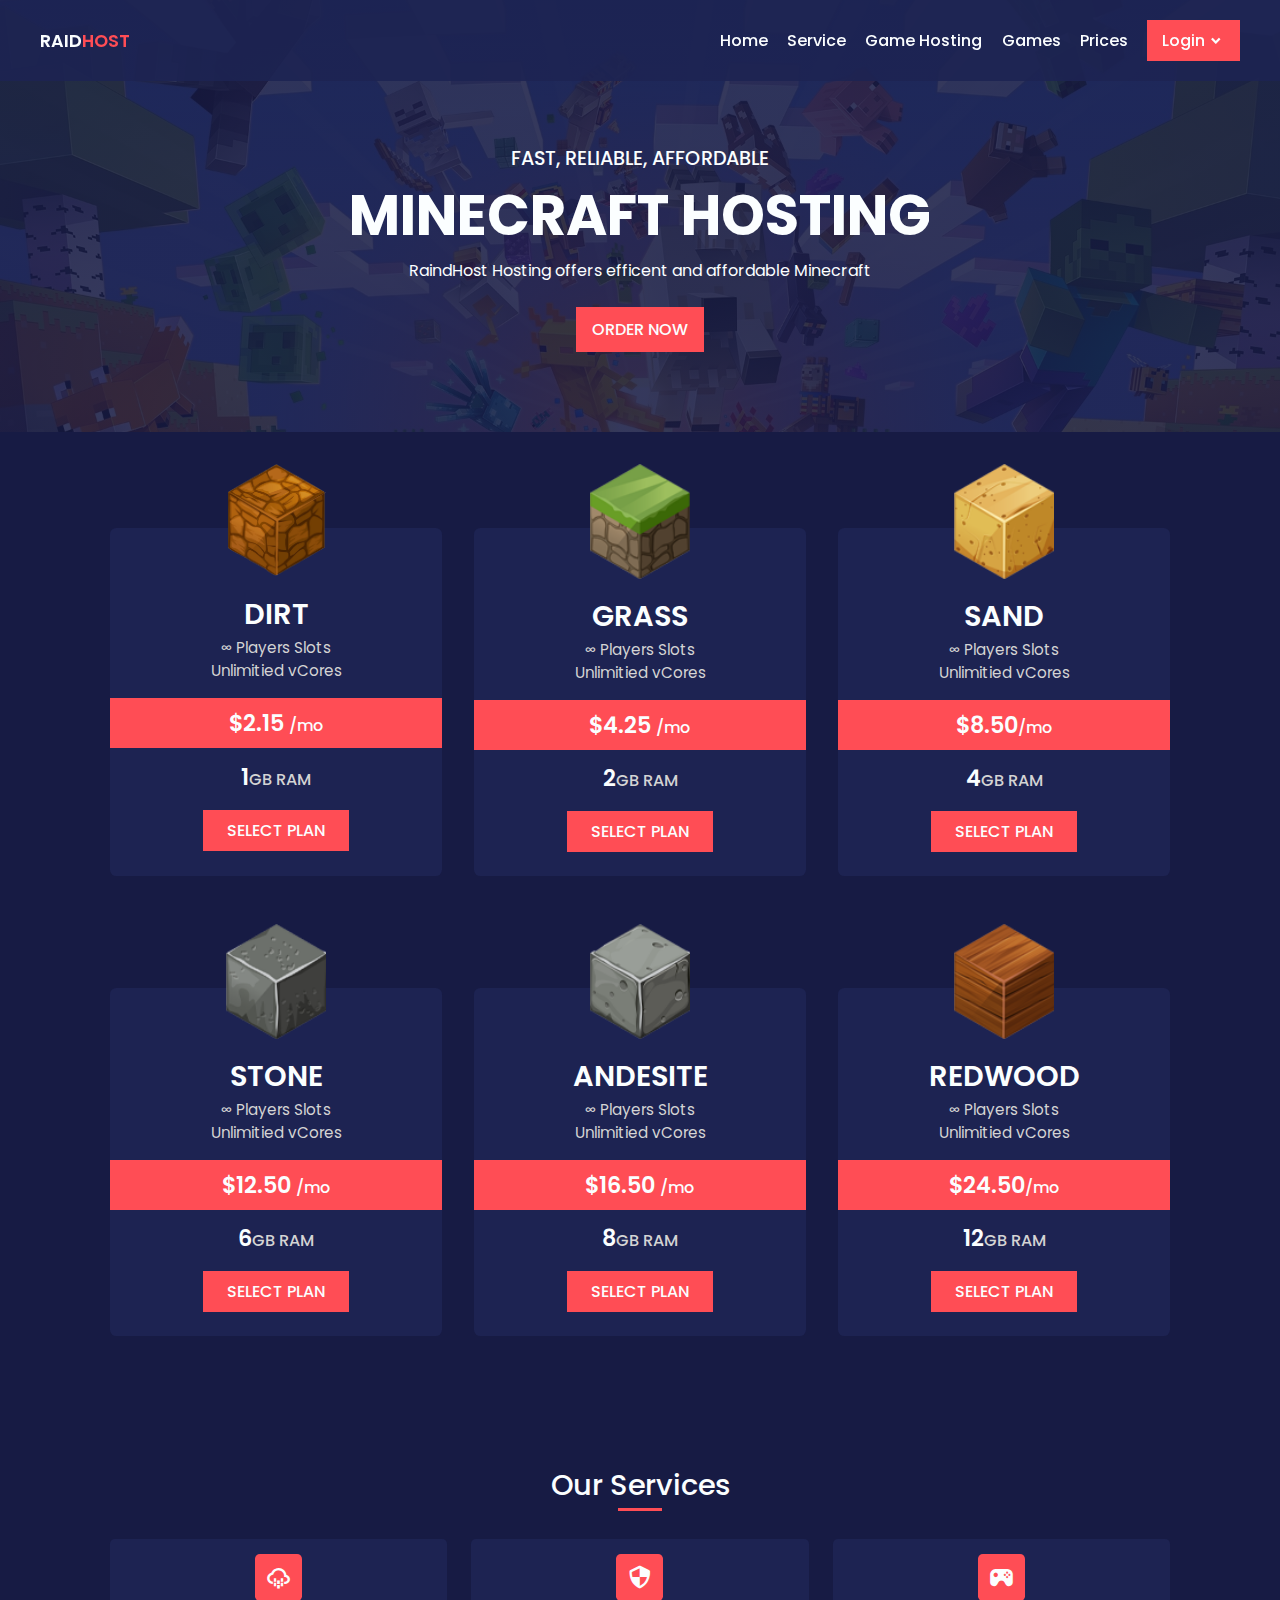
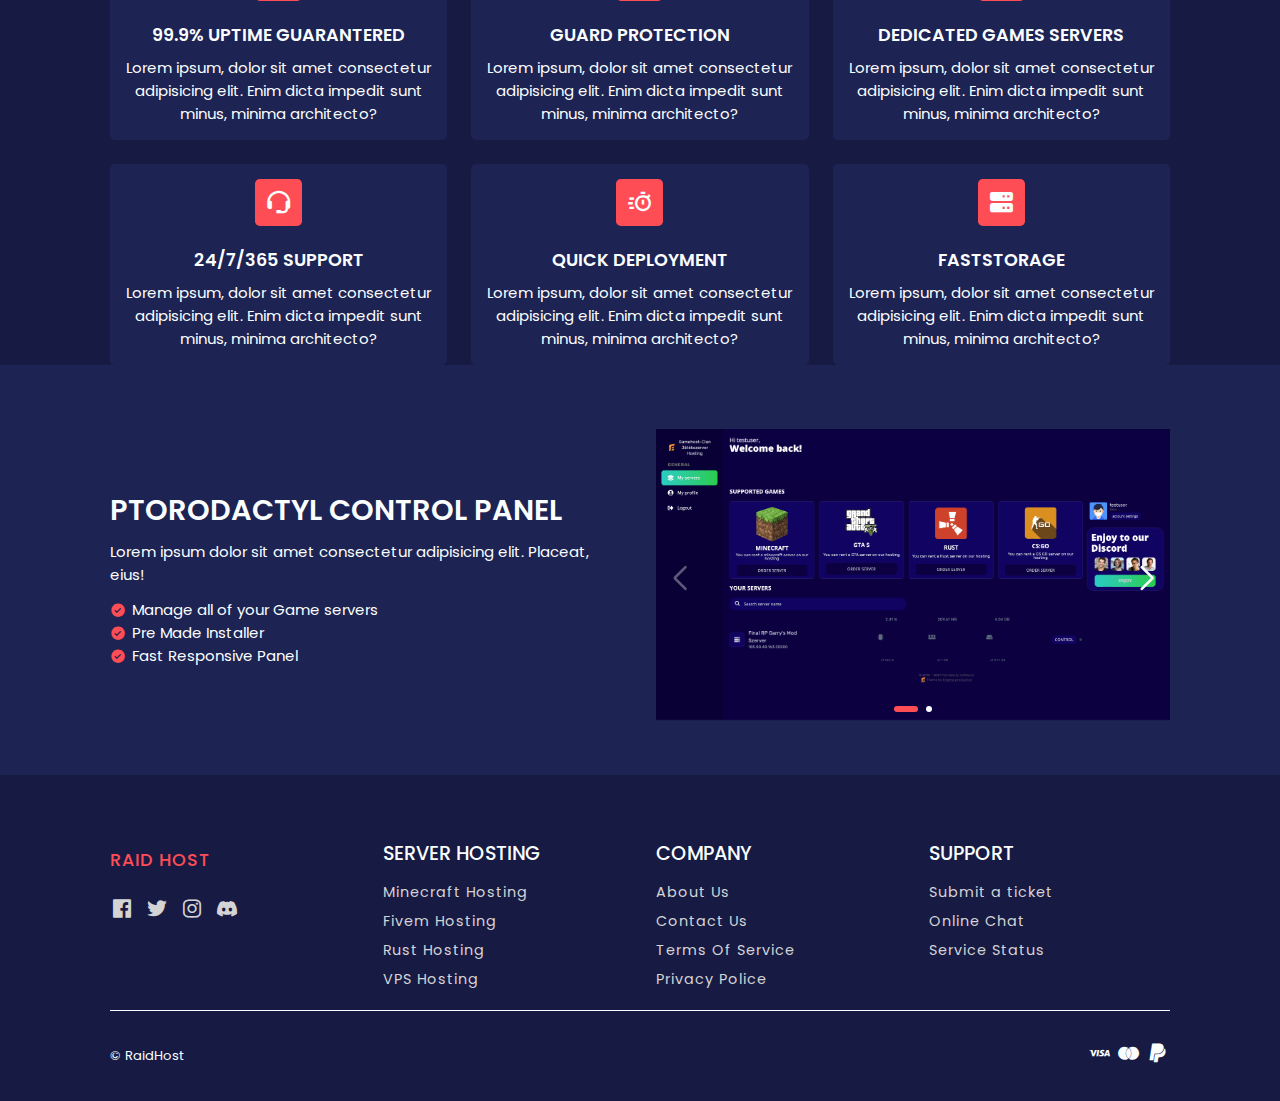
<file: prices.html>
<!DOCTYPE html>
<html lang="en">
  <head>
    <meta charset="UTF-8" />
    <meta name="viewport" content="width=device-width, initial-scale=1.0" />
    <title>Prices - Raid Host</title>
    <!-- Link css -->
    <link rel="stylesheet" href="style.css" />
    <!-- Boxicon cdn -->
    <link
      href="https://unpkg.com/boxicons@2.1.4/css/boxicons.min.css"
      rel="stylesheet"
    />
    <!-- Favicon -->
    <link rel="shortcut icon" href="img/fav-icon.png" type="image/x-icon" />
    <!-- Link Swiper's CSS -->
    <link
      rel="stylesheet"
      href="https://cdn.jsdelivr.net/npm/swiper@10/swiper-bundle.min.css"
    />
  </head>
  <body>
    <!-- Header -->
    <header>
      <!-- Nav -->
      <div class="nav">
        <!-- Logo -->
        <a href="index.html" class="logo">Raid <span>Host</span></a>
        <!-- Nav Links -->
        <div class="navbar">
          <li><a href="index.html" class="nav-link">Home</a></li>
          <li><a href="#service" class="nav-link">Service</a></li>
          <li><a href="#game" class="nav-link">Game Hosting</a></li>
          <li><a href="#" class="nav-link">Games</a></li>
          <li><a href="prices.html" class="nav-link">Prices</a></li>
          <!-- Login Button -->
          <div class="login-btn">
            <span>Login</span>
            <i class="bx bx-chevron-down"></i>
            <!-- Drop Box -->
            <div class="drop-login">
              <div class="drop-item">
                <a href="#">Client Area</a>
                <span>Billing & Support</span>
              </div>
              <div class="drop-item">
                <a href="#">Game Panel</a>
                <span>Game Server Management</span>
              </div>
            </div>
          </div>
        </div>
        <!-- Menu Icon -->
        <div class="menu-icon">
          <div class="line1"></div>
          <div class="line2"></div>
          <div class="line3"></div>
        </div>
      </div>
    </header>
    <!--Prices Home -->
    <section class="prices" id="prices">
      <div class="prices-text container">
        <h3 class="prices-subtitle">FAST, RELIABLE, AFFORDABLE</h3>
        <h2 class="prices-title">Minecraft Hosting</h2>
        <p class="prices-description">
          RaindHost Hosting offers efficent and affordable Minecraft
        </p>
        <a href="#" class="btn">Order Now</a>
      </div>
    </section>
    <!-- Prices Games -->
    <section class="prices-container container" id="prices-container">
      <!-- Box 1 -->
      <div class="price-item">
        <img src="img/price-1.png" alt="" class="price-box-img" />
        <div class="card-top">
          <h3 class="price-item-title">Dirt</h3>
          <p>∞ Players Slots</p>
          <p>Unlimitied vCores</p>
        </div>
        <div class="price-heading">
          <h2>$2.15 <span>/mo</span></h2>
        </div>
        <h3 class="ram-title">1<span>GB Ram</span></h3>
        <a href="#" class="plan-btn">Select Plan</a>
      </div>
      <!-- Box 2 -->
      <div class="price-item">
        <img src="img/price-2.png" alt="" class="price-box-img" />
        <div class="card-top">
          <h3 class="price-item-title">Grass</h3>
          <p>∞ Players Slots</p>
          <p>Unlimitied vCores</p>
        </div>
        <div class="price-heading">
          <h2>$4.25 <span>/mo</span></h2>
        </div>
        <h3 class="ram-title">2<span>GB Ram</span></h3>
        <a href="#" class="plan-btn">Select Plan</a>
      </div>
      <!-- Box 3 -->
      <div class="price-item">
        <img src="img/price-3.png" alt="" class="price-box-img" />
        <div class="card-top">
          <h3 class="price-item-title">Sand</h3>
          <p>∞ Players Slots</p>
          <p>Unlimitied vCores</p>
        </div>
        <div class="price-heading">
          <h2>$8.50<span>/mo</span></h2>
        </div>
        <h3 class="ram-title">4<span>GB Ram</span></h3>
        <a href="#" class="plan-btn">Select Plan</a>
      </div>
      <!-- Box 4 -->
      <div class="price-item">
        <img src="img/price-4.png" alt="" class="price-box-img" />
        <div class="card-top">
          <h3 class="price-item-title">Stone</h3>
          <p>∞ Players Slots</p>
          <p>Unlimitied vCores</p>
        </div>
        <div class="price-heading">
          <h2>$12.50 <span>/mo</span></h2>
        </div>
        <h3 class="ram-title">6<span>GB Ram</span></h3>
        <a href="#" class="plan-btn">Select Plan</a>
      </div>
      <!-- Box 5 -->
      <div class="price-item">
        <img src="img/price-5.png" alt="" class="price-box-img" />
        <div class="card-top">
          <h3 class="price-item-title">Andesite</h3>
          <p>∞ Players Slots</p>
          <p>Unlimitied vCores</p>
        </div>
        <div class="price-heading">
          <h2>$16.50 <span>/mo</span></h2>
        </div>
        <h3 class="ram-title">8<span>GB Ram</span></h3>
        <a href="#" class="plan-btn">Select Plan</a>
      </div>
      <!-- Box 6 -->
      <div class="price-item">
        <img src="img/price-6.png" alt="" class="price-box-img" />
        <div class="card-top">
          <h3 class="price-item-title">Redwood</h3>
          <p>∞ Players Slots</p>
          <p>Unlimitied vCores</p>
        </div>
        <div class="price-heading">
          <h2>$24.50<span>/mo</span></h2>
        </div>
        <h3 class="ram-title">12<span>GB Ram</span></h3>
        <a href="#" class="plan-btn">Select Plan</a>
      </div>
    </section>
    <!-- Services -->
    <div class="services container" id="services">
      <!-- heading -->
      <h2 class="heading">Our Services</h2>
      <div class="services-content">
        <!-- Box 1 -->
        <div class="ser-box">
          <i class="bx bx-cloud-drizzle"></i>
          <h2 class="ser-box-title">99.9% UPTIME GUARANTERED</h2>
          <p>
            Lorem ipsum, dolor sit amet consectetur adipisicing elit. Enim dicta
            impedit sunt minus, minima architecto?
          </p>
        </div>
        <!-- Box 2 -->
        <div class="ser-box">
          <i class="bx bx-shield-quarter"></i>
          <h2 class="ser-box-title">GUARD PROTECTION</h2>
          <p>
            Lorem ipsum, dolor sit amet consectetur adipisicing elit. Enim dicta
            impedit sunt minus, minima architecto?
          </p>
        </div>
        <!-- Box 3 -->
        <div class="ser-box">
          <i class="bx bxs-joystick"></i>
          <h2 class="ser-box-title">DEDICATED GAMES SERVERS</h2>
          <p>
            Lorem ipsum, dolor sit amet consectetur adipisicing elit. Enim dicta
            impedit sunt minus, minima architecto?
          </p>
        </div>
        <!-- Box 4 -->
        <div class="ser-box">
          <i class="bx bx-support"></i>
          <h2 class="ser-box-title">24/7/365 SUPPORT</h2>
          <p>
            Lorem ipsum, dolor sit amet consectetur adipisicing elit. Enim dicta
            impedit sunt minus, minima architecto?
          </p>
        </div>
        <!-- Box 5 -->
        <div class="ser-box">
          <i class="bx bx-timer"></i>
          <h2 class="ser-box-title">QUICK DEPLOYMENT</h2>
          <p>
            Lorem ipsum, dolor sit amet consectetur adipisicing elit. Enim dicta
            impedit sunt minus, minima architecto?
          </p>
        </div>
        <!-- Box 6 -->
        <div class="ser-box">
          <i class="bx bxs-server"></i>
          <h2 class="ser-box-title">FASTSTORAGE</h2>
          <p>
            Lorem ipsum, dolor sit amet consectetur adipisicing elit. Enim dicta
            impedit sunt minus, minima architecto?
          </p>
        </div>
      </div>
    </div>
    <!-- Games -->

    <!-- Accordion -->

    <!-- Control Panel -->
    <section class="control" id="control">
      <!-- Control Content -->
      <div class="control-content container">
        <div class="control-text">
          <h2 class="control-title">PTORODACTYL CONTROL PANEL</h2>
          <p>
            Lorem ipsum dolor sit amet consectetur adipisicing elit. Placeat,
            eius!
          </p>
          <div class="control-spec">
            <div class="spec-box">
              <i class="bx bxs-check-circle"></i>
              <span>Manage all of your Game servers</span>
            </div>
            <div class="spec-box">
              <i class="bx bxs-check-circle"></i>
              <span>Pre Made Installer</span>
            </div>
            <div class="spec-box">
              <i class="bx bxs-check-circle"></i>
              <span>Fast Responsive Panel</span>
            </div>
          </div>
        </div>
        <!-- Control Images -->
        <div class="control-images swiper">
          <div class="swiper-wrapper">
            <!-- Slide 1 -->
            <div class="swiper-slide">
              <div class="control-img-box">
                <img src="img/control-panel-1.png" alt="" class="control-img" />
              </div>
            </div>

            <!-- Slide 2 -->
            <div class="swiper-slide">
              <div class="control-img-box">
                <img src="img/control-panel-2.png" alt="" class="control-img" />
              </div>
            </div>
          </div>
          <div class="swiper-button-next"></div>
          <div class="swiper-button-prev"></div>
          <div class="swiper-pagination"></div>
        </div>
      </div>
    </section>
    <!-- Footer -->
    <div class="footer container">
      <div class="footer-box">
        <a href="index.html" class="footer-logo">Raid <span>Host</span></a>
        <div class="social">
          <a href="#"><i class="bx bxl-facebook-square"></i></a>
          <a href="#"><i class="bx bxl-twitter"></i></a>
          <a href="#"><i class="bx bxl-instagram"></i></a>
          <a href="#"><i class="bx bxl-discord-alt"></i></a>
        </div>
      </div>
      <div class="footer-box">
        <h2 class="footer-title">Server Hosting</h2>
        <a href="#">Minecraft Hosting</a>
        <a href="#">Fivem Hosting</a>
        <a href="#">Rust Hosting</a>
        <a href="#">VPS Hosting</a>
      </div>
      <div class="footer-box">
        <h2 class="footer-title">Company</h2>
        <a href="#">About Us</a>
        <a href="#">Contact Us</a>
        <a href="#">Terms Of Service</a>
        <a href="#">Privacy Police</a>
      </div>
      <div class="footer-box">
        <h2 class="footer-title">SUPPORT</h2>
        <a href="#">Submit a ticket</a>
        <a href="#">Online Chat</a>
        <a href="#">Service Status</a>
      </div>
    </div>
    <!-- Copyright -->
    <div class="copyright container">
      <p>&#169; RaidHost</p>
      <div class="payments">
        <i class="bx bxl-visa"></i>
        <i class="bx bxl-mastercard"></i>
        <i class="bx bxl-paypal"></i>
      </div>
    </div>
    <!-- Swiper JS -->
    <script src="https://cdn.jsdelivr.net/npm/swiper@10/swiper-bundle.min.js"></script>
    <!-- Link To JS -->
    <script src="main.js"></script>
  </body>
</html>
</file>
<file: style.css>
/* Google Fonts */
@import url("https://fonts.googleapis.com/css2?family=Poppins:wght@100;200;300;400;500;600&display=swap");

* {
  margin: 0;
  padding: 0;
  scroll-behavior: smooth;
  scroll-padding-top: 2rem;
  box-sizing: border-box;
  font-family: "Poppins", sans-serif;
  text-decoration: none;
}

/* Variables */
:root {
  /* Fonts Families */
  --poppins-font-family: "Poppins", sans-serif;
  /* Colors */
  --body-color: #171b44;
  --body-alter-color: #4454ff;
  --main-color: #ff4d55;
  --hover-color: #f8646c;
  --container-color: #1d2352;
  --text-alter-color: #0bd2d4;
  --text-color: #fbfeff;
}
/* Basic Styles */
::selection {
  background: var(--main-color);
  color: var(--text-color);
}

section {
  padding: 4rem 0 3rem;
}

img {
  width: 100%;
}

a {
  text-decoration: none;
}

li {
  list-style: none;
}

body {
  color: var(--text-color);
  background: var(--body-color);
}

.container {
  max-width: 1060px;
  margin: auto;
  width: 100%;
}

/* Header */
header {
  position: fixed;
  top: 0;
  left: 0;
  width: 100%;
  background: rgb(29 35 82 / 90%);
  z-index: 200;
  transition: 0.4s all linear;
}

header.shadow {
  background: var(--container-color);
  transition: 0.4s all linear;
}

.nav {
  max-width: 1200px;
  margin: auto;
  width: 95%;
  display: flex;
  align-items: center;
  justify-content: space-between;
  padding: 20px 0;
}

.logo {
  display: flex;
  align-items: center;
  color: var(--text-color);
  font-size: 1.1rem;
  font-weight: 600;
  text-transform: uppercase;
}

.logo span {
  color: var(--main-color);
}

.navbar {
  display: flex;
  align-items: center;
  column-gap: 1.2rem;
}

.nav-link {
  position: relative;
  font-size: 1rem;
  color: var(--text-color);
  font-weight: 500;
}

.nav-link::after {
  content: "";
  position: absolute;
  left: 0;
  bottom: -4px;
  width: 0%;
  height: 3px;
  background: var(--main-color);
}

.nav-link:hover::after {
  width: 100%;
  transition: 0.4s all linear;
}

.login-btn {
  position: relative;
  display: flex;
  align-items: center;
  justify-content: center;
  column-gap: 2px;
  background: var(--main-color);
  color: var(--text-color);
  font-weight: 500;
  padding: 8px 15px;
  cursor: pointer;
  transition: 0.2s;
}

.login-btn .bx {
  font-size: 1.1rem;
  font-weight: 600;
}

.login-btn:hover {
  background: var(--hover-color);
  transition: 0.3s all linear;
}

/* Drop Login */
.drop-login {
  position: absolute;
  top: 115%;
  right: 0;
  width: 231px;
  height: auto;
  background: var(--container-color);
  box-shadow: 4px 4px 10px 2px rgb(23 27 38 / 60%);
  clip-path: polygon(0 0, 100% 0, 100% 0, 0 0);
  transition: 0.2s all linear;
}

.drop-login .drop-item {
  display: flex;
  flex-direction: column;
  padding: 10px 15px;
}

.drop-login .drop-item:hover {
  background: var(--main-color);
  transition: 0.3s all linear;
}

.drop-login .drop-item a {
  font-size: 1.2rem;
  font-weight: 600;
  color: var(--text-color);
}

.drop-login .drop-item span {
  font-size: 0.9rem;
  font-weight: 400;
  color: var(--text-color);
}

.drop-login.drop-login-open {
  clip-path: polygon(0 0, 100% 0, 100% 100%, 0% 100%);
  transition: 0.2s all linear;
}
/* Menu Icon */
.menu-icon {
  display: none;
  flex-direction: column;
  align-items: center;
  justify-content: center;
  row-gap: 5px;
  cursor: pointer;
  z-index: 200;
  transition: 0.2s;
}

.menu-icon div {
  display: block;
  background: var(--text-color);
  height: 2px;
  width: 25px;
  transition: 0.3s;
}
.move .line1 {
  transform: rotate(-45deg) translate(-5px, 5px);
}

.move .line2 {
  opacity: 0;
}

.move .line3 {
  transform: rotate(45deg) translate(-5px, -5px);
}
/* Home */
.home-slide {
  min-height: 640px;
  position: relative;
  width: 100%;
  height: 100%;
  display: flex;
  align-items: center;
}

.slide-img {
  position: absolute;
  width: 100%;
  height: 100%;
  object-fit: cover;
  object-position: center;
  z-index: -1;
}

.home-overlay {
  position: absolute;
  top: 0;
  left: 0;
  width: 100%;
  height: 100%;
  background: linear-gradient(
    74deg,
    rgb(23, 27, 68, 80%) 50%,
    rgb(23, 27, 68, 14%)
  );
  z-index: 200;
}
.swiper-pagination-bullet {
  width: 6px !important;
  height: 6px !important;
  border-radius: 0.2rem !important;
  background: var(--text-color) !important;
  opacity: 1 !important;
}
.swiper-pagination-bullet-active {
  width: 1.5rem !important;
  background: var(--main-color) !important;
}
.home-text {
  z-index: 200;
}

.slide-title {
  position: relative;
  font-size: 2.1rem;
  font-weight: 700;
  text-transform: uppercase;
}

.slide-title::after,
.faq-title::after {
  content: "";
  position: absolute;
  top: -8px;
  left: 0;
  width: 44px;
  height: 3px;
  background: var(--main-color);
}

.slide-title span {
  color: var(--main-color);
}

.slide-description {
  max-width: 450px;
  font-size: 0.938rem;
  margin: 0.2rem 0 1rem;
}
.btn {
  display: inline-flex;
  background: var(--main-color);
  padding: 10px 16px;
  color: var(--text-color);
  font-size: 1rem;
  font-weight: 500;
  text-transform: uppercase;
  transition: 0.3s all linear;
}
.btn:hover {
  background: var(--hover-color);
  transition: 0.3s all linear;
}
/* Heading */
.heading {
  position: relative;
  text-align: center;
  font-size: 1.8rem;
  font-weight: 500;
  margin-bottom: 2rem;
}

.heading::after {
  content: "";
  position: absolute;
  display: flex;
  left: 50%;
  transform: translate(-50%);
  bottom: -4px;
  width: 44px;
  height: 3px;
  background: var(--main-color);
}
.services-content {
  display: grid;
  grid-template-columns: repeat(auto-fit, minmax(280px, auto));
  gap: 1.5rem;
}
.ser-box {
  display: flex;
  flex-direction: column;
  align-items: center;
  text-align: center;
  background: var(--container-color);
  border-radius: 0.3rem;
  padding: 15px;
  transition: 0.4s all linear;
}

.ser-box:hover {
  transform: scale(1.05);
  transition: 0.4s all linear;
}

.ser-box .bx {
  font-size: 1.7rem;
  padding: 10px;
  background: var(--main-color);
  border-radius: 0.3rem;
}

.ser-box-title {
  font-size: 1.1rem;
  font-weight: 600;
  text-transform: uppercase;
  margin: 1.3rem 0 0.5rem;
}

.ser-box p {
  font-size: 0.938rem;
}
/* Games */
.games-content {
  display: grid;
  grid-template-columns: repeat(auto-fit, minmax(280px, auto));
  gap: 2rem;
}

.game-box {
  background: var(--container-color);
  border-radius: 0.3rem;
}

.game-text {
  padding: 15px;
  display: flex;
  flex-direction: column;
  align-items: center;
  text-align: center;
}

.game-box-img {
  width: 100%;
  height: 200px;
  object-fit: cover;
  object-position: center;
  transform: scale(1.04);
  border-radius: 0.4rem;
  box-shadow: 0px 10px 7px 0px rgb(23, 27, 68, 80%);
}

.game-box-title {
  font-size: 1.2rem;
  font-weight: 500;
  text-transform: uppercase;
}

.game-price {
  font-size: 0.9rem;
  font-weight: 400;
  margin: 2px 0;
}

.game-price span {
  color: var(--text-alter-color);
  font-weight: 500;
}

.game-box p {
  font-size: 0.938rem;
}

.game-btn {
  font-size: 0.944rem;
}

.game-btn {
  font-size: 0.944rem;
  font-weight: 500;
  margin-top: 0.5rem;
  color: var(--main-color);
}
.faq {
  display: flex;
  flex-wrap: wrap;
  align-items: center;
  gap: 2rem;
}

.faq-text {
  flex: 1 1 17rem;
}

.faq-img {
  flex: 1 1 17rem;
}
.faq-title {
  position: relative;
  font-size: 1.8rem;
  font-weight: 600;
  text-transform: uppercase;
}
.faq-text p {
  font-size: 0.938rem;
  text-align: justify;
  margin: 0.5rem 0 1.5rem;
}
.faq-accordion {
  display: flex;
  flex-wrap: wrap;
  gap: 2.5rem;
}

.accordion-text {
  flex: 1 1 17rem;
}
.accordion-container {
  flex: 1 1 17rem;
}

.accordion-text h2 {
  position: relative;
  font-size: 1.8rem;
  font-weight: 600;
  text-transform: uppercase;
}

.accordion-text p {
  margin: 0.5rem 0 1.5rem;
}

.accordion-container {
  display: grid;
  gap: 1rem;
}

.accordion-item {
  border-radius: 0.25rem;
  background: var(--container-color);
  padding: 10px;
}

.accordion-header {
  display: flex;
  align-items: center;
  justify-content: space-between;
  padding: 10px 0;
  cursor: pointer;
}

.accordion-title {
  font-size: 1rem;
  font-weight: 400;
  transition: 0.3s all linear;
}

.accordion-icon {
  font-size: 1.3rem;
  color: var(--text-color);
  transition: 0.3s;
}

.accordion-content {
  border-radius: 0.25rem;
  background: var(--body-color);
  border-left: 4px solid var(--main-color);
  height: 0;
  overflow: hidden;
  transition: all 0.35s ease;
}
.accordion-answer {
  font-size: 0.87rem;
  padding: 10px;
}

.accordion-open .accordion-icon {
  transform: rotate(45deg);
}

.accordion-open .accordion-title {
  font-weight: 600;
}
/* Control */
.control {
  background: var(--container-color);
}

.control-content {
  display: flex;
  flex-wrap: wrap;
  align-items: center;
  gap: 2rem;
  background: var(--container-color);
}

.control-text {
  flex: 1 1 17rem;
}

.control-title {
  position: relative;
  font-size: 1.8rem;
  font-weight: 600;
  text-transform: uppercase;
}

.control-text p {
  font-size: 0.938rem;
  margin: 0.5rem 0 0.8rem;
}

.control-text .bx {
  color: var(--main-color);
}

.spec-box {
  display: flex;
  align-items: center;
  gap: 0.4rem;
}

.spec-box span {
  font-size: 0.938rem;
}

.control-images {
  flex: 1 1 17rem;
}

.swiper-button-next::after,
.swiper-button-prev::after {
  font-size: 24px !important;
  font-weight: 600;
  color: var(--text-color);
}
/* footer */
.footer {
  display: grid;
  grid-template-columns: repeat(4, 1fr);
  gap: 2rem;
  margin-top: 4rem !important;
  padding-bottom: 20px;
}
.footer-box {
  display: flex;
  flex-direction: column;
}

.footer-title {
  font-size: 1.2rem;
  color: var(--text-color);
  text-transform: uppercase;
  font-weight: 500;
  margin-bottom: 0.4rem;
}

.footer-box a {
  color: #d4d4d4;
  font-size: 0.9rem;
  font-weight: 400;
  letter-spacing: 1px;
  margin-top: 0.5rem;
}

.footer-box a:hover {
  color: var(--hover-color);
  transition: 0.3s all linear;
}

.footer-box .footer-logo {
  text-transform: uppercase;
  font-size: 1.1rem;
  font-weight: 500;
  color: var(--main-color);
}

.footer-box a {
  color: #d4d4d4;
  font-size: 0.9rem;
  font-weight: 400;
  letter-spacing: 1px;
  margin-top: 0.5rem;
}
.footer-box a:hover {
  color: var(--hover-color);
  transition: 0.3s all linear;
}
.social {
  margin-top: 1rem;
  display: flex;
  align-items: center;
  column-gap: 10px;
}

.social .bx {
  font-size: 24px;
}
.social .bx:hover {
  color: var(--main-color);
  transition: 0.3s all linear;
}

.copyright {
  padding: 30px 0;
  display: flex;
  align-items: center;
  justify-content: space-between;
  border-top: 1px solid var(--text-color);
}

.copyright p {
  font-size: 0.82rem;
}

.payments .bx {
  font-size: 25px;
}

.prices {
  width: 100%;
  height: auto;
  display: grid;
  place-items: center;
  background-image: linear-gradient(
      rgb(23, 27, 68, 87%) 100%,
      rgb(23, 27, 68, 87%) 100%
    ),
    url(img/prices-home.jpg);
  background-size: cover;
  background-repeat: no-repeat;
  background-position: center;
}

.prices-text {
  padding-top: 5rem;
  padding-bottom: 2rem;
  text-align: center;
}

.prices-subtitle {
  font-size: 1.2rem;
  color: var(--text-color);
  text-transform: uppercase;
  font-weight: 500;
}

.prices-title {
  font-size: 3.5rem;
  color: var(--text-color);
  text-transform: uppercase;
  font-weight: 700;
}

.prices-description {
  font-size: 1rem;
  max-width: 800px;
  margin: auto;
  margin-bottom: 1.5rem;
}
.prices-container {
  display: grid;
  grid-template-columns: repeat(3, minmax(0, 1fr));
  gap: 2rem;
  margin-top: 2rem !important;
}

.price-item {
  display: flex;
  flex-direction: column;
  align-items: center;
  text-align: center;
  background: var(--container-color);
  border-radius: 0.4rem;
  margin-bottom: 5rem;
}
.price-item:hover {
  transform: translateY(-10px);
  transition: 0.3s;
  cursor: pointer;
}

.price-box-img {
  display: block;
  width: 100px;
  position: relative;
  margin-top: -64px;
  margin-left: auto;
  margin-right: auto;
}

.card-top {
  margin: 1rem;
}
.price-item-title {
  font-size: 1.8rem;
  text-transform: uppercase;
  font-weight: 600;
}

.card-top p {
  font-size: 0.95rem;
  color: #d4d4d4;
}

.price-heading {
  width: 100%;
  padding: 8px 0;
  background: var(--main-color);
}

.price-heading h2 {
  font-size: 1.4rem;
  font-weight: 600;
  text-transform: uppercase;
}

.price-heading span {
  font-size: 1rem;
  font-weight: 500;
  text-transform: lowercase;
}

.ram-title {
  font-size: 1.4rem;
  font-weight: 600;
  text-transform: uppercase;
  margin: 0.7rem 0 1rem;
}

.ram-title span {
  font-size: 1.0125rem;
  color: #d4d4d4;
  font-weight: 500;
}

.plan-btn {
  padding: 8px 24px;
  color: var(--text-color);
  text-transform: uppercase;
  font-weight: 500;
  background: var(--main-color);
  margin-bottom: 1.5rem;
}

.plan-btn:hover {
  background: var(--hover-color);
  transition: 0.4s all linear;
}
</file>
